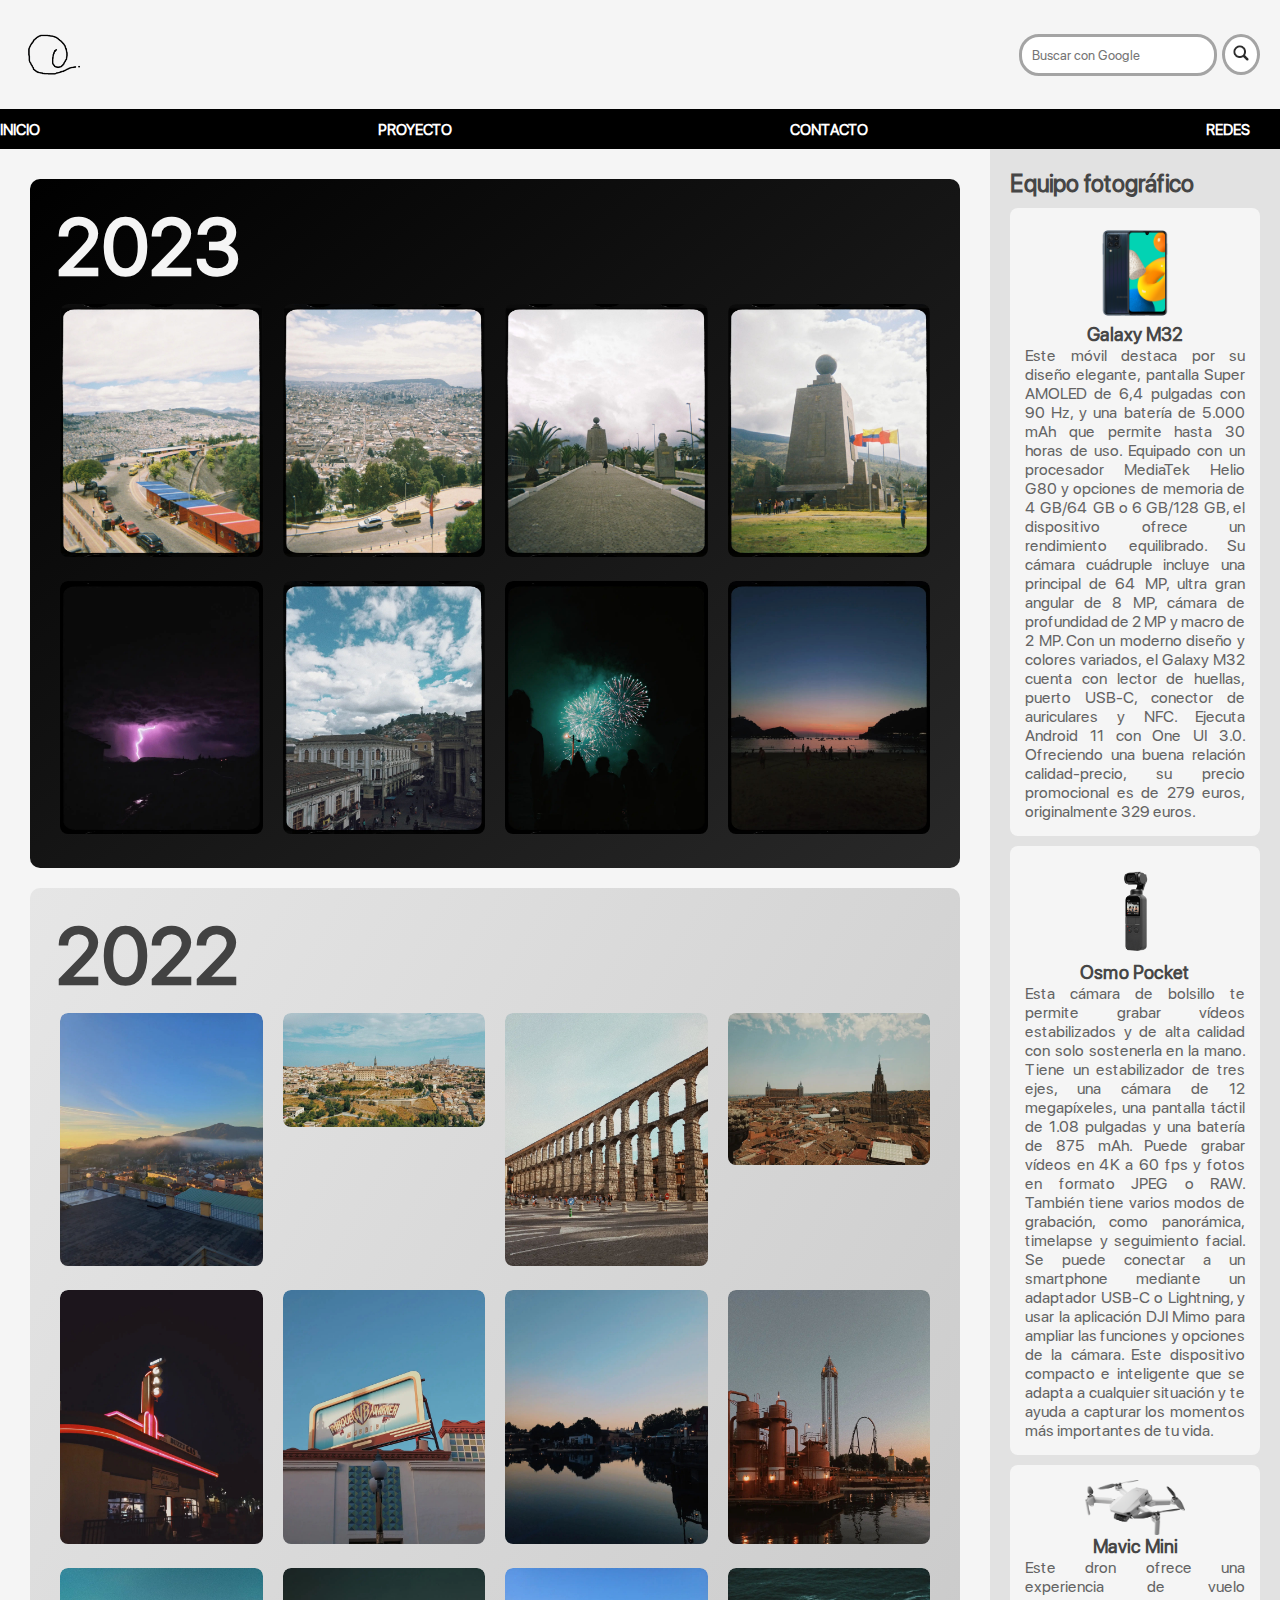
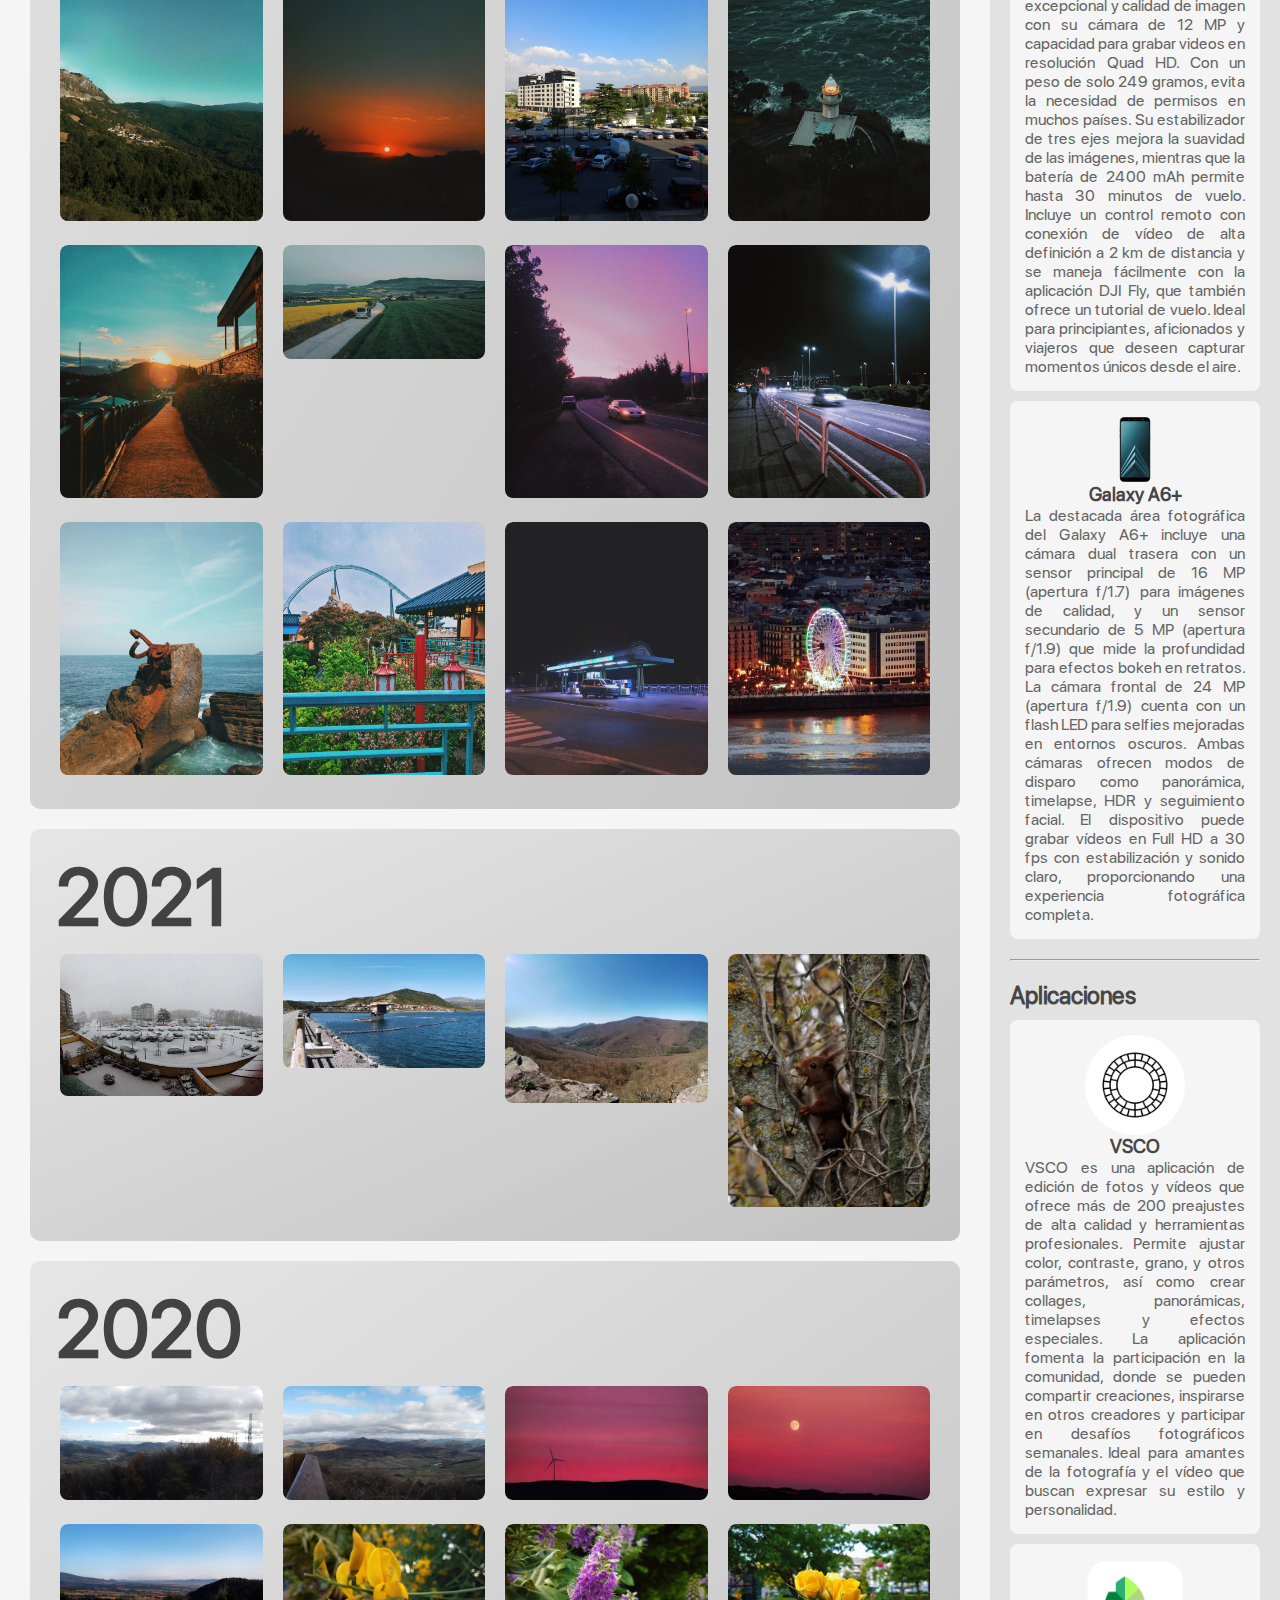
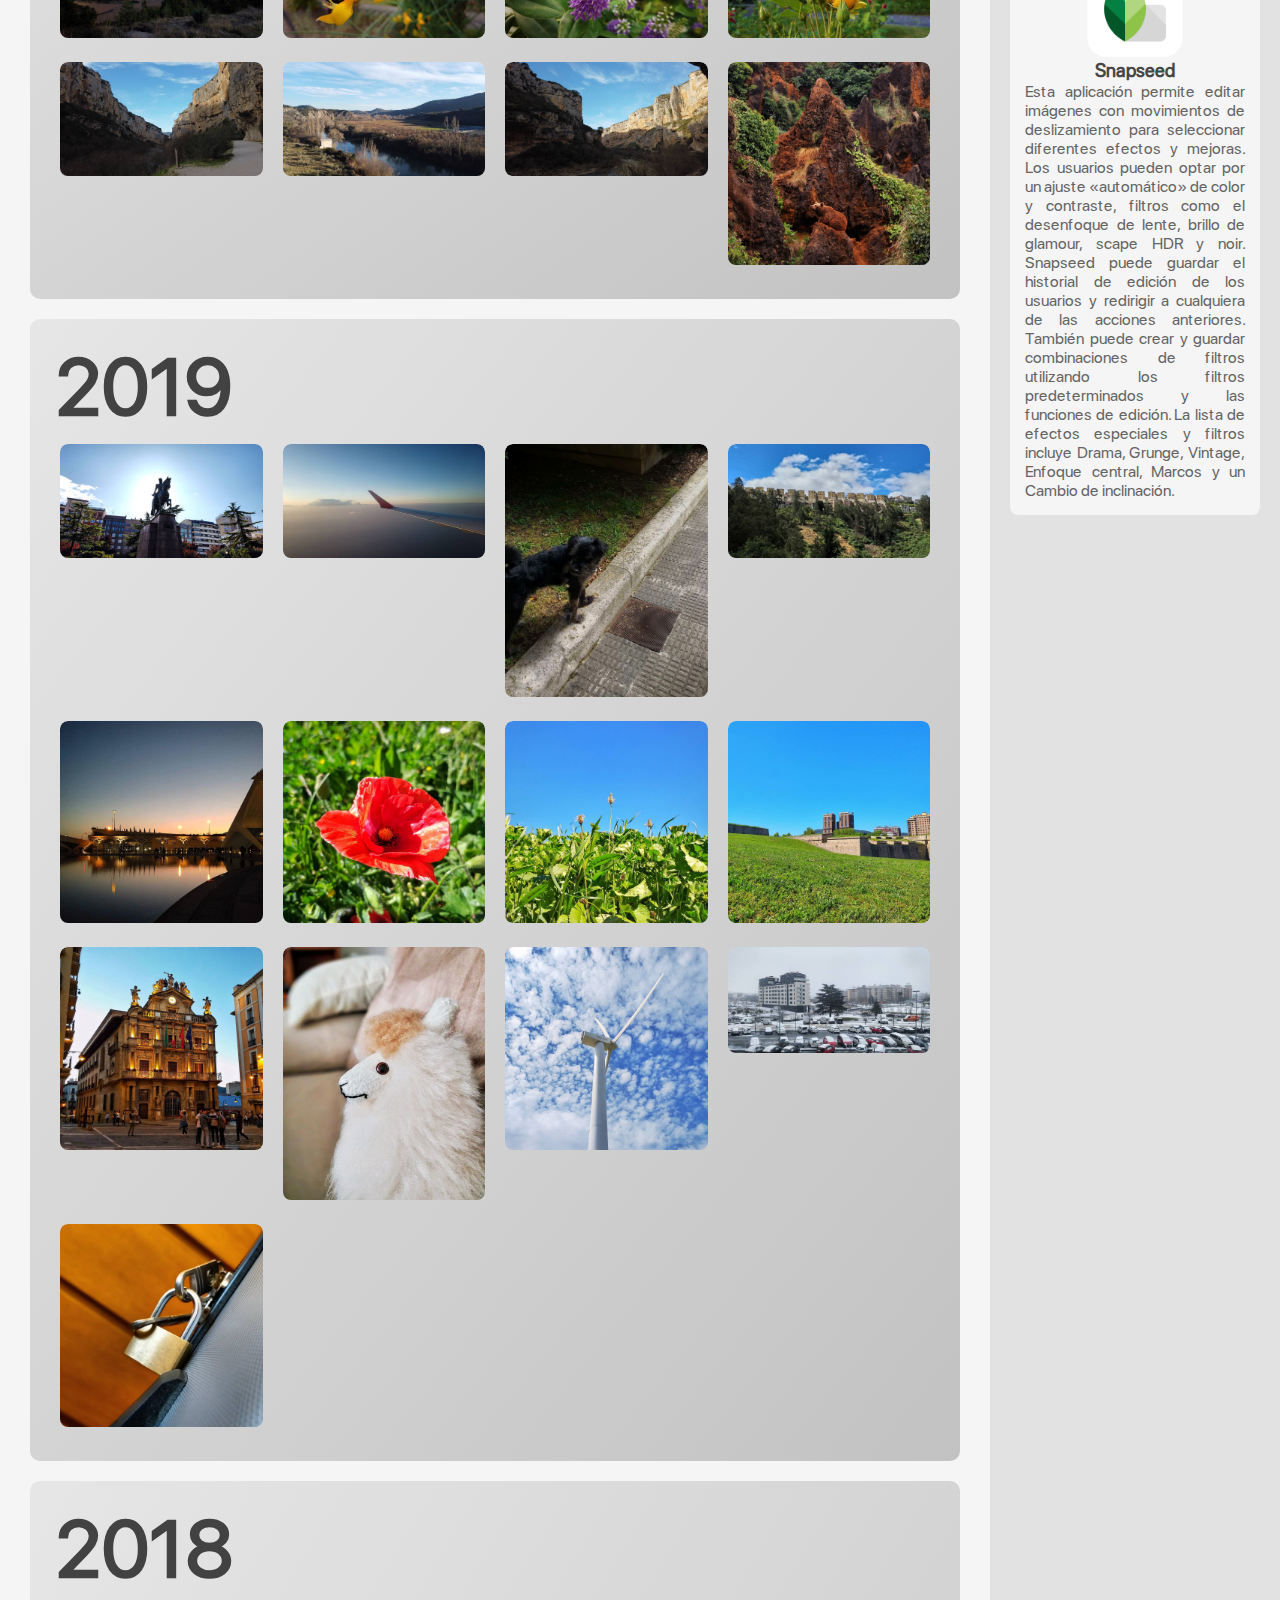
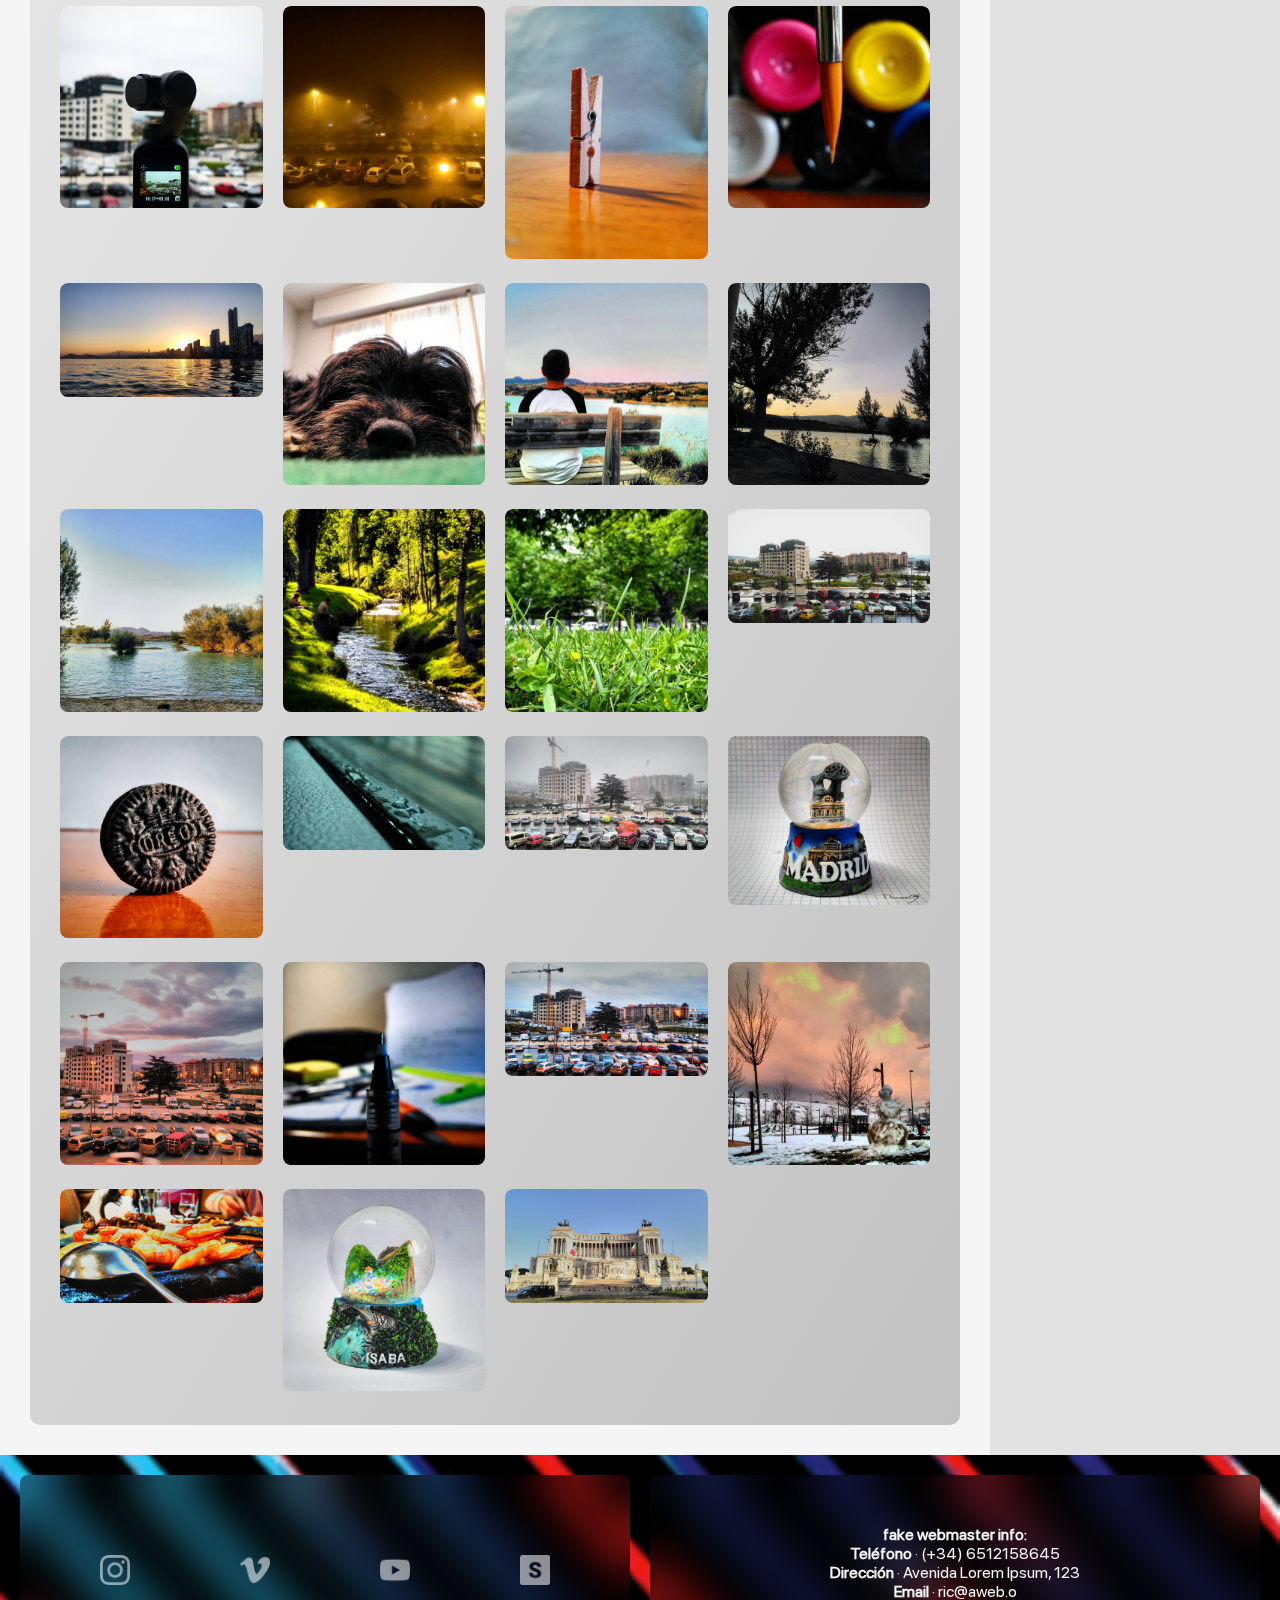
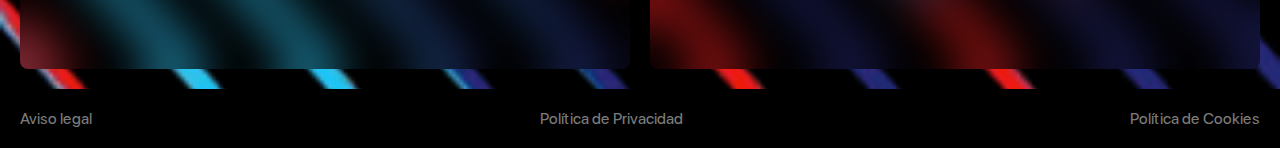
<file: index.html>
<!DOCTYPE html>
<html lang="es-ES">
    <head>
        <meta charset="utf-8">
        <meta name="viewport" content="width=device-width, initial-scale=1.0">
        <title>[📸]</title>
        <link rel="stylesheet" href="styles.css">
        <link rel="icon" href="img/rcirculo.ico">
        <script src="js/include-html.min.js"></script>
    </head>
    <body>
    <div data-include="partials/header.html"></div>
        <div class="main">
            <section>
                <article class="actual-big-bento">
                    <h1>2023</h1>
                    <div class="minibento"><img src="insta/2023/8_23.webp"></div>
                    <div class="minibento"><img src="insta/2023/7_23.webp"></div>
                    <div class="minibento"><img src="insta/2023/6_23.webp"></div>
                    <div class="minibento"><img src="insta/2023/5_23.webp"></div>
                    <div class="minibento"><img src="insta/2023/4_23.webp"></div>
                    <div class="minibento"><img src="insta/2023/3_23.webp"></div>
                    <div class="minibento"><img src="insta/2023/2_23.webp"></div>
                    <div class="minibento"><img src="insta/2023/1_23.webp"></div>
                </article>
                <article class="big-bento">
                    <h1>2022</h1>
                    <div class="minibento"><img src="insta/2022/20_22.webp"></div>
                    <div class="minibento"><img src="insta/2022/19_22.webp"></div>
                    <div class="minibento"><img src="insta/2022/18_22.webp"></div>
                    <div class="minibento"><img src="insta/2022/17_22.webp"></div>
                    <div class="minibento"><img src="insta/2022/16_22.webp"></div>
                    <div class="minibento"><img src="insta/2022/15_22.webp"></div>
                    <div class="minibento"><img src="insta/2022/14_22.webp"></div>
                    <div class="minibento"><img src="insta/2022/13_22.webp"></div>
                    <div class="minibento"><img src="insta/2022/12_22.webp"></div>
                    <div class="minibento"><img src="insta/2022/11_22.webp"></div>
                    <div class="minibento"><img src="insta/2022/10_22.webp"></div>
                    <div class="minibento"><img src="insta/2022/9_22.webp"></div>
                    <div class="minibento"><img src="insta/2022/8_22.webp"></div>
                    <div class="minibento"><img src="insta/2022/7_22.webp"></div>
                    <div class="minibento"><img src="insta/2022/6_22.webp"></div>
                    <div class="minibento"><img src="insta/2022/5_22.webp"></div>
                    <div class="minibento"><img src="insta/2022/4_22.webp"></div>
                    <div class="minibento"><img src="insta/2022/3_22.webp"></div>
                    <div class="minibento"><img src="insta/2022/2_22.webp"></div>
                    <div class="minibento"><img src="insta/2022/1_22.webp"></div>
                </article>
                <article class="big-bento">
                    <h1>2021</h1>
                    <div class="minibento"><img src="insta/2021/4_21.webp"></div>
                    <div class="minibento"><img src="insta/2021/3_21.jpg"></div>
                    <div class="minibento"><img src="insta/2021/2_21.jpg"></div>
                    <div class="minibento"><img src="insta/2021/1_21.jpg"></div>
                </article>
                <article class="big-bento">
                    <h1>2020</h1>
                    <div class="minibento"><img src="insta/2020/12_20.jpg"></div>
                    <div class="minibento"><img src="insta/2020/11_20.jpg"></div>
                    <div class="minibento"><img src="insta/2020/10_20.jpg"></div>
                    <div class="minibento"><img src="insta/2020/9_20.jpg"></div>
                    <div class="minibento"><img src="insta/2020/8_20.jpg"></div>
                    <div class="minibento"><img src="insta/2020/6_20.jpg"></div>
                    <div class="minibento"><img src="insta/2020/5_20.jpg"></div>
                    <div class="minibento"><img src="insta/2020/4_20.jpg"></div>
                    <div class="minibento"><img src="insta/2020/3_20.jpg"></div>
                    <div class="minibento"><img src="insta/2020/2_20.jpg"></div>
                    <div class="minibento"><img src="insta/2020/1_20.jpg"></div>
                    <div class="minibento"><img src="insta/2020/13_20.jpg"></div>
                </article>
                <article class="big-bento">
                    <h1>2019</h1>
                    <div class="minibento"><img src="insta/2019/13_19.jpg"></div>
                    <div class="minibento"><img src="insta/2019/12_19.jpg"></div>
                    <div class="minibento"><img src="insta/2019/11_19.jpg"></div>
                    <div class="minibento"><img src="insta/2019/10_19.jpg"></div>
                    <div class="minibento"><img src="insta/2019/9_19.jpg"></div>
                    <div class="minibento"><img src="insta/2019/8_19.jpg"></div>
                    <div class="minibento"><img src="insta/2019/7_19.jpg"></div>
                    <div class="minibento"><img src="insta/2019/6_19.jpg"></div>
                    <div class="minibento"><img src="insta/2019/5_19.jpg"></div>
                    <div class="minibento"><img src="insta/2019/4_19.jpg"></div>
                    <div class="minibento"><img src="insta/2019/3_19.jpg"></div>
                    <div class="minibento"><img src="insta/2019/2_19.jpg"></div>
                    <div class="minibento"><img src="insta/2019/1_19.jpg"></div>
                </article>
                <article class="big-bento">
                    <h1>2018</h1>
                    <div class="minibento"><img src="insta/2018/23_18.jpg"></div>
                    <div class="minibento"><img src="insta/2018/22_18.jpg"></div>
                    <div class="minibento"><img src="insta/2018/21_18.jpg"></div>
                    <div class="minibento"><img src="insta/2018/20_18.jpg"></div>
                    <div class="minibento"><img src="insta/2018/19_18.jpg"></div>
                    <div class="minibento"><img src="insta/2018/18_18.jpg"></div>
                    <div class="minibento"><img src="insta/2018/17_18.jpg"></div>
                    <div class="minibento"><img src="insta/2018/16_18.jpg"></div>
                    <div class="minibento"><img src="insta/2018/15_18.jpg"></div>
                    <div class="minibento"><img src="insta/2018/14_18.jpg"></div>
                    <div class="minibento"><img src="insta/2018/13_18.jpg"></div>
                    <div class="minibento"><img src="insta/2018/12_18.jpg"></div>
                    <div class="minibento"><img src="insta/2018/11_18.jpg"></div>
                    <div class="minibento"><img src="insta/2018/10_18.jpg"></div>
                    <div class="minibento"><img src="insta/2018/9_18.jpg"></div>
                    <div class="minibento"><img src="insta/2018/8_18.jpg"></div>
                    <div class="minibento"><img src="insta/2018/7_18.jpg"></div>
                    <div class="minibento"><img src="insta/2018/6_18.jpg"></div>
                    <div class="minibento"><img src="insta/2018/5_18.jpg"></div>
                    <div class="minibento"><img src="insta/2018/4_18.jpg"></div>
                    <div class="minibento"><img src="insta/2018/3_18.jpg"></div>
                    <div class="minibento"><img src="insta/2018/2_18.jpg"></div>
                    <div class="minibento"><img src="insta/2018/1_18.jpg"></div>
                </article>
            </section>
            <div data-include="partials/aside.html"></div>
        </div>
    <div data-include="partials/footer.html"></div>
    </body>
</html>
</file>
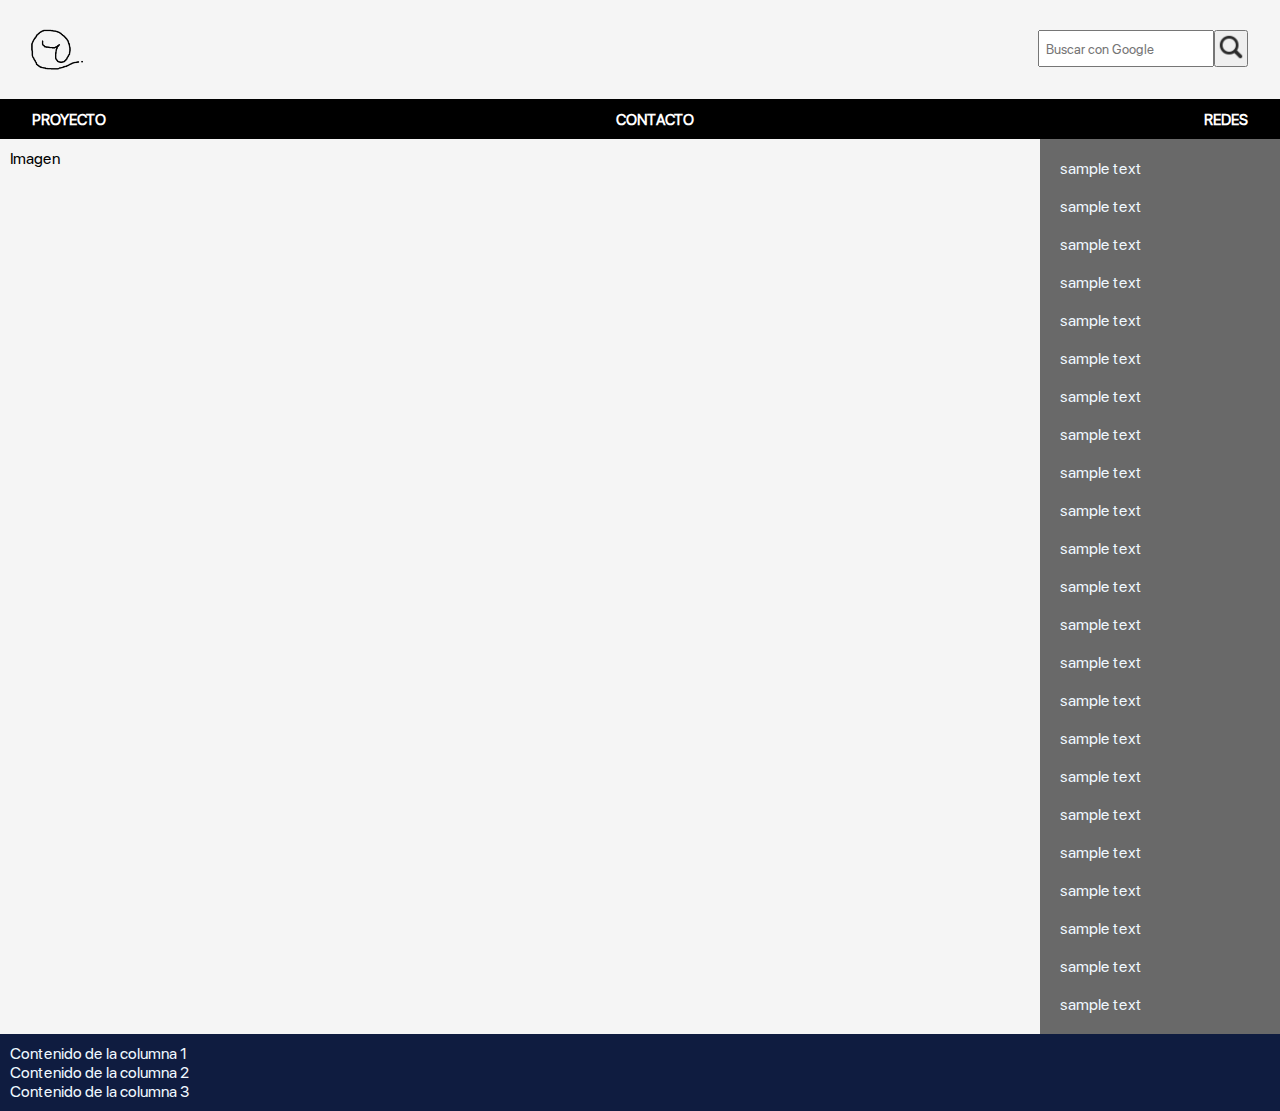
<file: blog/index.html>
<!DOCTYPE html>
<html lang="es-ES">
    <head>
        <meta charset="utf-8">
        <title>[📸]</title>
        <link rel="stylesheet" href="styles.css">
        <script src="js/include-html.min.js"></script>
    </head>
    <body>
        <div data-include="partials/header.html"></div>
        <div class="main">
            <section>
                <p>Imagen</p>
            </section>
            <div data-include="partials/aside.html"></div>
        </div>
        <div data-include="partials/footer.html"></div>
    </body>
</html>
</file>
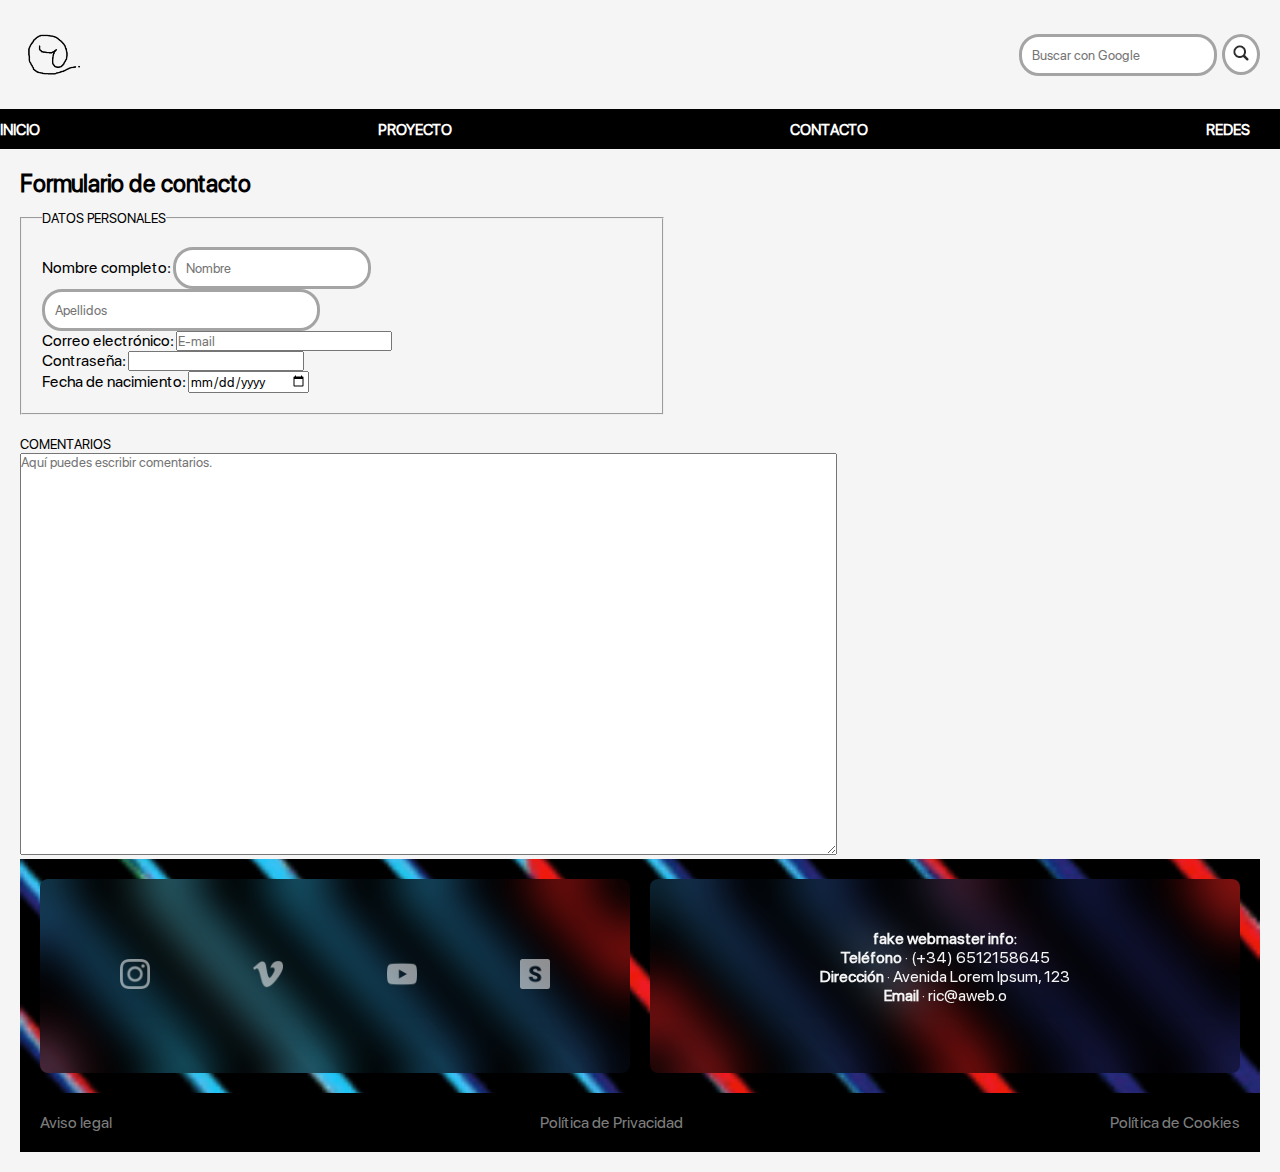
<file: contacto.html>
<!DOCTYPE html>
<html lang="es-ES">
    <head>
        <meta charset="utf-8">
        <meta name="viewport" content="width=device-width, initial-scale=1.0">
        <title>[📸]</title>
        <link rel="stylesheet" href="styles.css">
        <link rel="icon" href="img/rcirculo.ico">
        <script src="js/include-html.min.js"></script>
    </head>
    <body>
        <div data-include="partials/header.html"></div>
        <div class="contacto">
            <h2>Formulario de contacto</h2>
        <div data-include="partials/formulario.html"></div>
        <div data-include="partials/footer.html"></div>
    </body>
</html>
</file>
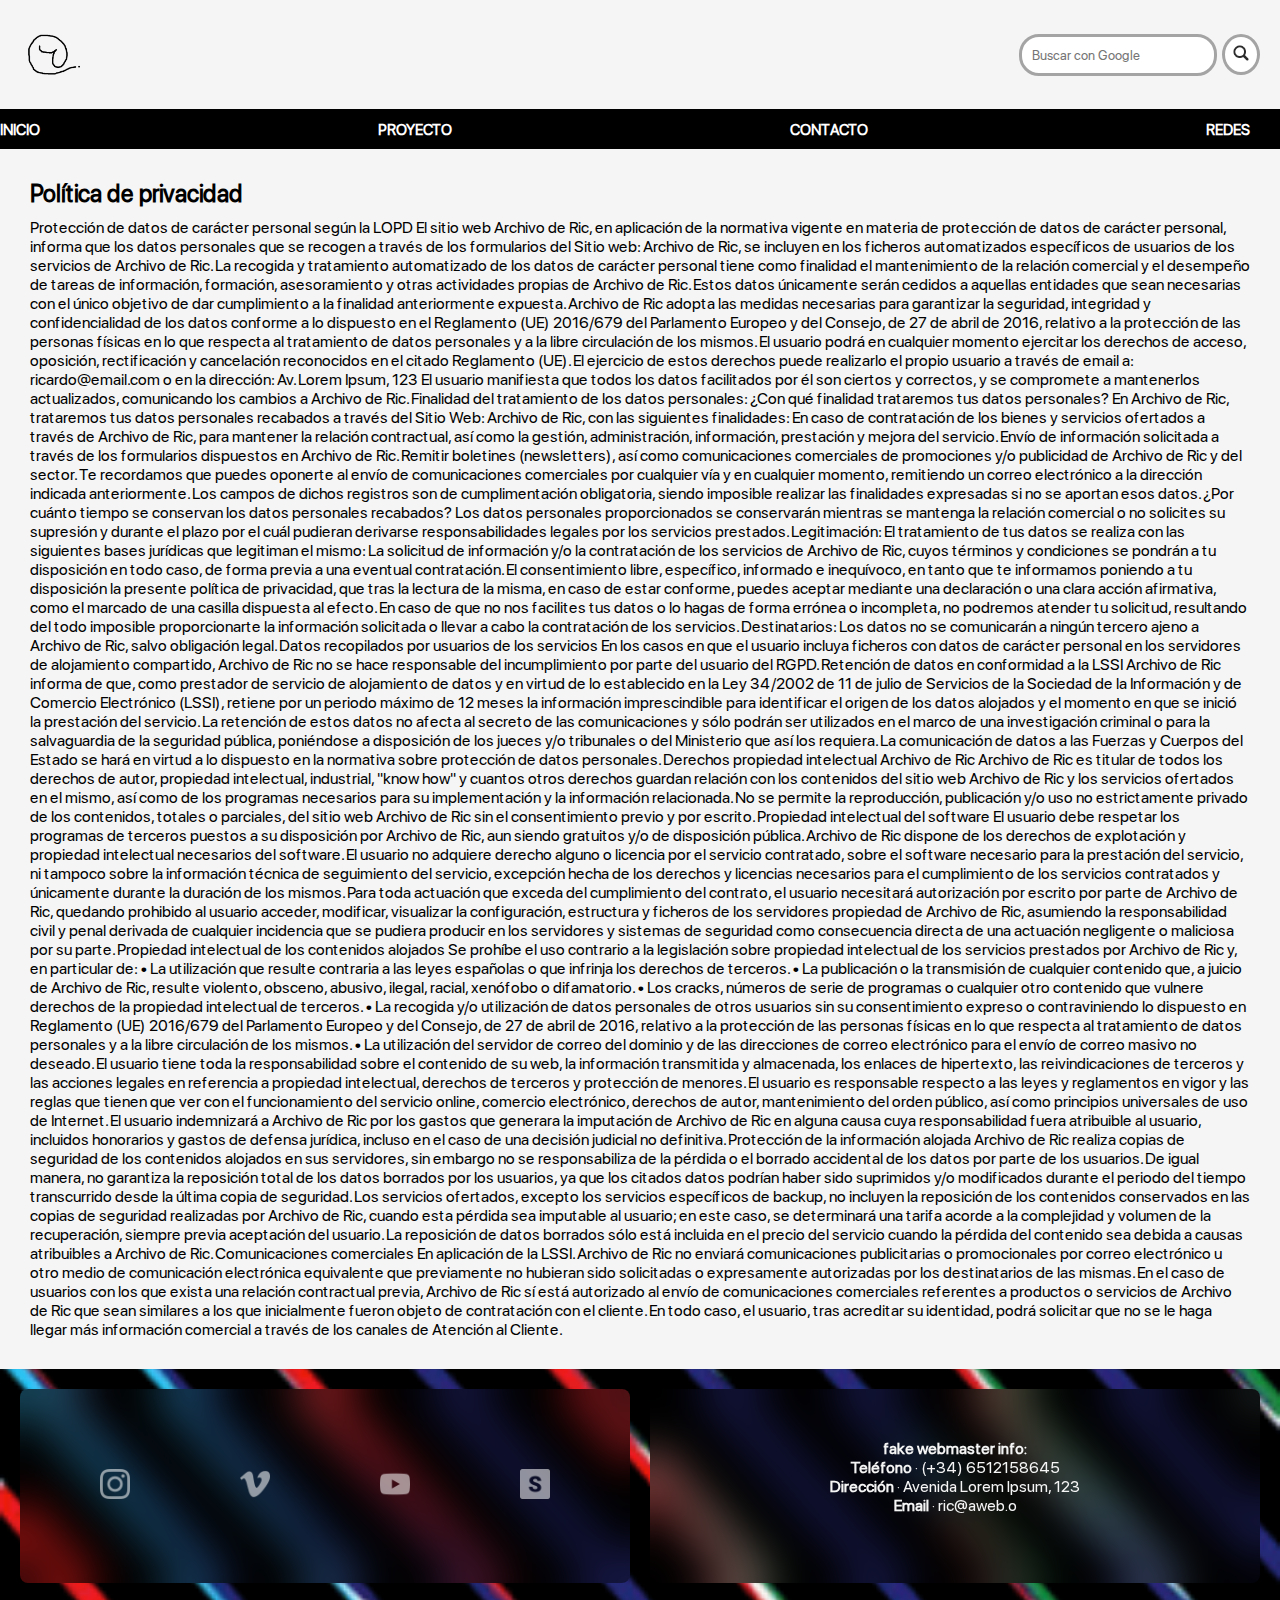
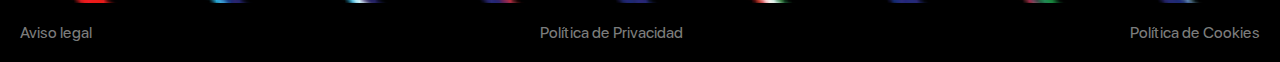
<file: privacidad.html>
<!DOCTYPE html>
<html lang="es-ES">
    <head>
        <meta charset="utf-8">
        <meta name="viewport" content="width=device-width, initial-scale=1.0">
        <title>[📸]</title>
        <link rel="stylesheet" href="styles.css">
        <link rel="icon" href="img/rcirculo.ico">
        <script src="js/include-html.min.js"></script>
    </head>
    <body>
        <div data-include="partials/header.html"></div>
        <div class="privacidad">
            <h2>Política de privacidad</h2>
            <p>
                Protección de datos de carácter personal según la LOPD
                El sitio web Archivo de Ric, en aplicación de la normativa vigente en materia de protección de datos de carácter personal, informa que los datos personales que se recogen a través de los formularios del Sitio web: Archivo de Ric, se incluyen en los ficheros automatizados específicos de usuarios de los servicios de Archivo de Ric.
                La recogida y tratamiento automatizado de los datos de carácter personal tiene como finalidad el mantenimiento de la relación comercial y el desempeño de tareas de información, formación, asesoramiento y otras actividades propias de Archivo de Ric.
                Estos datos únicamente serán cedidos a aquellas entidades que sean necesarias con el único objetivo de dar cumplimiento a la finalidad anteriormente expuesta.
                Archivo de Ric adopta las medidas necesarias para garantizar la seguridad, integridad y confidencialidad de los datos conforme a lo dispuesto en el Reglamento (UE) 2016/679 del Parlamento Europeo y del Consejo, de 27 de abril de 2016, relativo a la protección de las personas físicas en lo que respecta al tratamiento de datos personales y a la libre circulación de los mismos.
                El usuario podrá en cualquier momento ejercitar los derechos de acceso, oposición, rectificación y cancelación reconocidos en el citado Reglamento (UE). El ejercicio de estos derechos puede realizarlo el propio usuario a través de email a: ricardo@email.com o en la dirección: Av. Lorem Ipsum, 123
                El usuario manifiesta que todos los datos facilitados por él son ciertos y correctos, y se compromete a mantenerlos actualizados, comunicando los cambios a Archivo de Ric.
                
                Finalidad del tratamiento de los datos personales:
                ¿Con qué finalidad trataremos tus datos personales?
                En Archivo de Ric, trataremos tus datos personales recabados a través del Sitio Web: Archivo de Ric, con las siguientes finalidades:
                En caso de contratación de los bienes y servicios ofertados a través de Archivo de Ric, para mantener la relación contractual, así como la gestión, administración, información, prestación y mejora del servicio.
                Envío de información solicitada a través de los formularios dispuestos en Archivo de Ric.
                Remitir boletines (newsletters), así como comunicaciones comerciales de promociones y/o publicidad de Archivo de Ric y del sector.
                Te recordamos que puedes oponerte al envío de comunicaciones comerciales por cualquier vía y en cualquier momento, remitiendo un correo electrónico a la dirección indicada anteriormente.
                Los campos de dichos registros son de cumplimentación obligatoria, siendo imposible realizar las finalidades expresadas si no se aportan esos datos.
                ¿Por cuánto tiempo se conservan los datos personales recabados?
                Los datos personales proporcionados se conservarán mientras se mantenga la relación comercial o no solicites su supresión y durante el plazo por el cuál pudieran derivarse responsabilidades legales por los servicios prestados.
                
                Legitimación:
                El tratamiento de tus datos se realiza con las siguientes bases jurídicas que legitiman el mismo:
                La solicitud de información y/o la contratación de los servicios de Archivo de Ric, cuyos términos y condiciones se pondrán a tu disposición en todo caso, de forma previa a una eventual contratación. 
                El consentimiento libre, específico, informado e inequívoco, en tanto que te informamos poniendo a tu disposición la presente política de privacidad, que tras la lectura de la misma, en caso de estar conforme, puedes aceptar mediante una declaración o una clara acción afirmativa, como el marcado de una casilla dispuesta al efecto.
                En caso de que no nos facilites tus datos o lo hagas de forma errónea o incompleta, no podremos atender tu solicitud, resultando del todo imposible proporcionarte la información solicitada o llevar a cabo la contratación de los servicios.
                Destinatarios:
                Los datos no se comunicarán a ningún tercero ajeno a Archivo de Ric, salvo obligación legal.
                Datos recopilados por usuarios de los servicios
                En los casos en que el usuario incluya ficheros con datos de carácter personal en los servidores de alojamiento compartido, Archivo de Ric no se hace responsable del incumplimiento por parte del usuario del RGPD.
                
                Retención de datos en conformidad a la LSSI
                Archivo de Ric informa de que, como prestador de servicio de alojamiento de datos y en virtud de lo establecido en la Ley 34/2002 de 11 de julio de Servicios de la Sociedad de la Información y de Comercio Electrónico (LSSI), retiene por un periodo máximo de 12 meses la información imprescindible para identificar el origen de los datos alojados y el momento en que se inició la prestación del servicio. La retención de estos datos no afecta al secreto de las comunicaciones y sólo podrán ser utilizados en el marco de una investigación criminal o para la salvaguardia de la seguridad pública, poniéndose a disposición de los jueces y/o tribunales o del Ministerio que así los requiera.
                La comunicación de datos a las Fuerzas y Cuerpos del Estado se hará en virtud a lo dispuesto en la normativa sobre protección de datos personales.
                Derechos propiedad intelectual Archivo de Ric
                Archivo de Ric es titular de todos los derechos de autor, propiedad intelectual, industrial, "know how" y cuantos otros derechos guardan relación con los contenidos del sitio web Archivo de Ric y los servicios ofertados en el mismo, así como de los programas necesarios para su implementación y la información relacionada.
                No se permite la reproducción, publicación y/o uso no estrictamente privado de los contenidos, totales o parciales, del sitio web Archivo de Ric sin el consentimiento previo y por escrito.
                Propiedad intelectual del software
                El usuario debe respetar los programas de terceros puestos a su disposición por Archivo de Ric, aun siendo gratuitos y/o de disposición pública. Archivo de Ric dispone de los derechos de explotación y propiedad intelectual necesarios del software.
                El usuario no adquiere derecho alguno o licencia por el servicio contratado, sobre el software necesario para la prestación del servicio, ni tampoco sobre la información técnica de seguimiento del servicio, excepción hecha de los derechos y licencias necesarios para el cumplimiento de los servicios contratados y únicamente durante la duración de los mismos.
                Para toda actuación que exceda del cumplimiento del contrato, el usuario necesitará autorización por escrito por parte de Archivo de Ric, quedando prohibido al usuario acceder, modificar, visualizar la configuración, estructura y ficheros de los servidores propiedad de Archivo de Ric, asumiendo la responsabilidad civil y penal derivada de cualquier incidencia que se pudiera producir en los servidores y sistemas de seguridad como consecuencia directa de una actuación negligente o maliciosa por su parte.
                Propiedad intelectual de los contenidos alojados
                Se prohíbe el uso contrario a la legislación sobre propiedad intelectual de los servicios prestados por Archivo de Ric y, en particular de:
                • La utilización que resulte contraria a las leyes españolas o que infrinja los derechos de terceros.
                • La publicación o la transmisión de cualquier contenido que, a juicio de Archivo de Ric, resulte violento, obsceno, abusivo, ilegal, racial, xenófobo o difamatorio.
                • Los cracks, números de serie de programas o cualquier otro contenido que vulnere derechos de la propiedad intelectual de terceros.
                • La recogida y/o utilización de datos personales de otros usuarios sin su consentimiento expreso o contraviniendo lo dispuesto en Reglamento (UE) 2016/679 del Parlamento Europeo y del Consejo, de 27 de abril de 2016, relativo a la protección de las personas físicas en lo que respecta al tratamiento de datos personales y a la libre circulación de los mismos.
                • La utilización del servidor de correo del dominio y de las direcciones de correo electrónico para el envío de correo masivo no deseado.
                El usuario tiene toda la responsabilidad sobre el contenido de su web, la información transmitida y almacenada, los enlaces de hipertexto, las reivindicaciones de terceros y las acciones legales en referencia a propiedad intelectual, derechos de terceros y protección de menores.
                El usuario es responsable respecto a las leyes y reglamentos en vigor y las reglas que tienen que ver con el funcionamiento del servicio online, comercio electrónico, derechos de autor, mantenimiento del orden público, así como principios universales de uso de Internet.
                El usuario indemnizará a Archivo de Ric por los gastos que generara la imputación de Archivo de Ric en alguna causa cuya responsabilidad fuera atribuible al usuario, incluidos honorarios y gastos de defensa jurídica, incluso en el caso de una decisión judicial no definitiva.
                
                Protección de la información alojada
                Archivo de Ric realiza copias de seguridad de los contenidos alojados en sus servidores, sin embargo no se responsabiliza de la pérdida o el borrado accidental de los datos por parte de los usuarios. De igual manera, no garantiza la reposición total de los datos borrados por los usuarios, ya que los citados datos podrían haber sido suprimidos y/o modificados durante el periodo del tiempo transcurrido desde la última copia de seguridad.
                Los servicios ofertados, excepto los servicios específicos de backup, no incluyen la reposición de los contenidos conservados en las copias de seguridad realizadas por Archivo de Ric, cuando esta pérdida sea imputable al usuario; en este caso, se determinará una tarifa acorde a la complejidad y volumen de la recuperación, siempre previa aceptación del usuario.
                La reposición de datos borrados sólo está incluida en el precio del servicio cuando la pérdida del contenido sea debida a causas atribuibles a Archivo de Ric.
                
                Comunicaciones comerciales
                En aplicación de la LSSI. Archivo de Ric no enviará comunicaciones publicitarias o promocionales por correo electrónico u otro medio de comunicación electrónica equivalente que previamente no hubieran sido solicitadas o expresamente autorizadas por los destinatarios de las mismas.
                En el caso de usuarios con los que exista una relación contractual previa, Archivo de Ric sí está autorizado al envío de comunicaciones comerciales referentes a productos o servicios de Archivo de Ric que sean similares a los que inicialmente fueron objeto de contratación con el cliente.
                En todo caso, el usuario, tras acreditar su identidad, podrá solicitar que no se le haga llegar más información comercial a través de los canales de Atención al Cliente.
                </p>
        </div>
        <div data-include="partials/footer.html"></div>
    </body>    
</html>
</file>
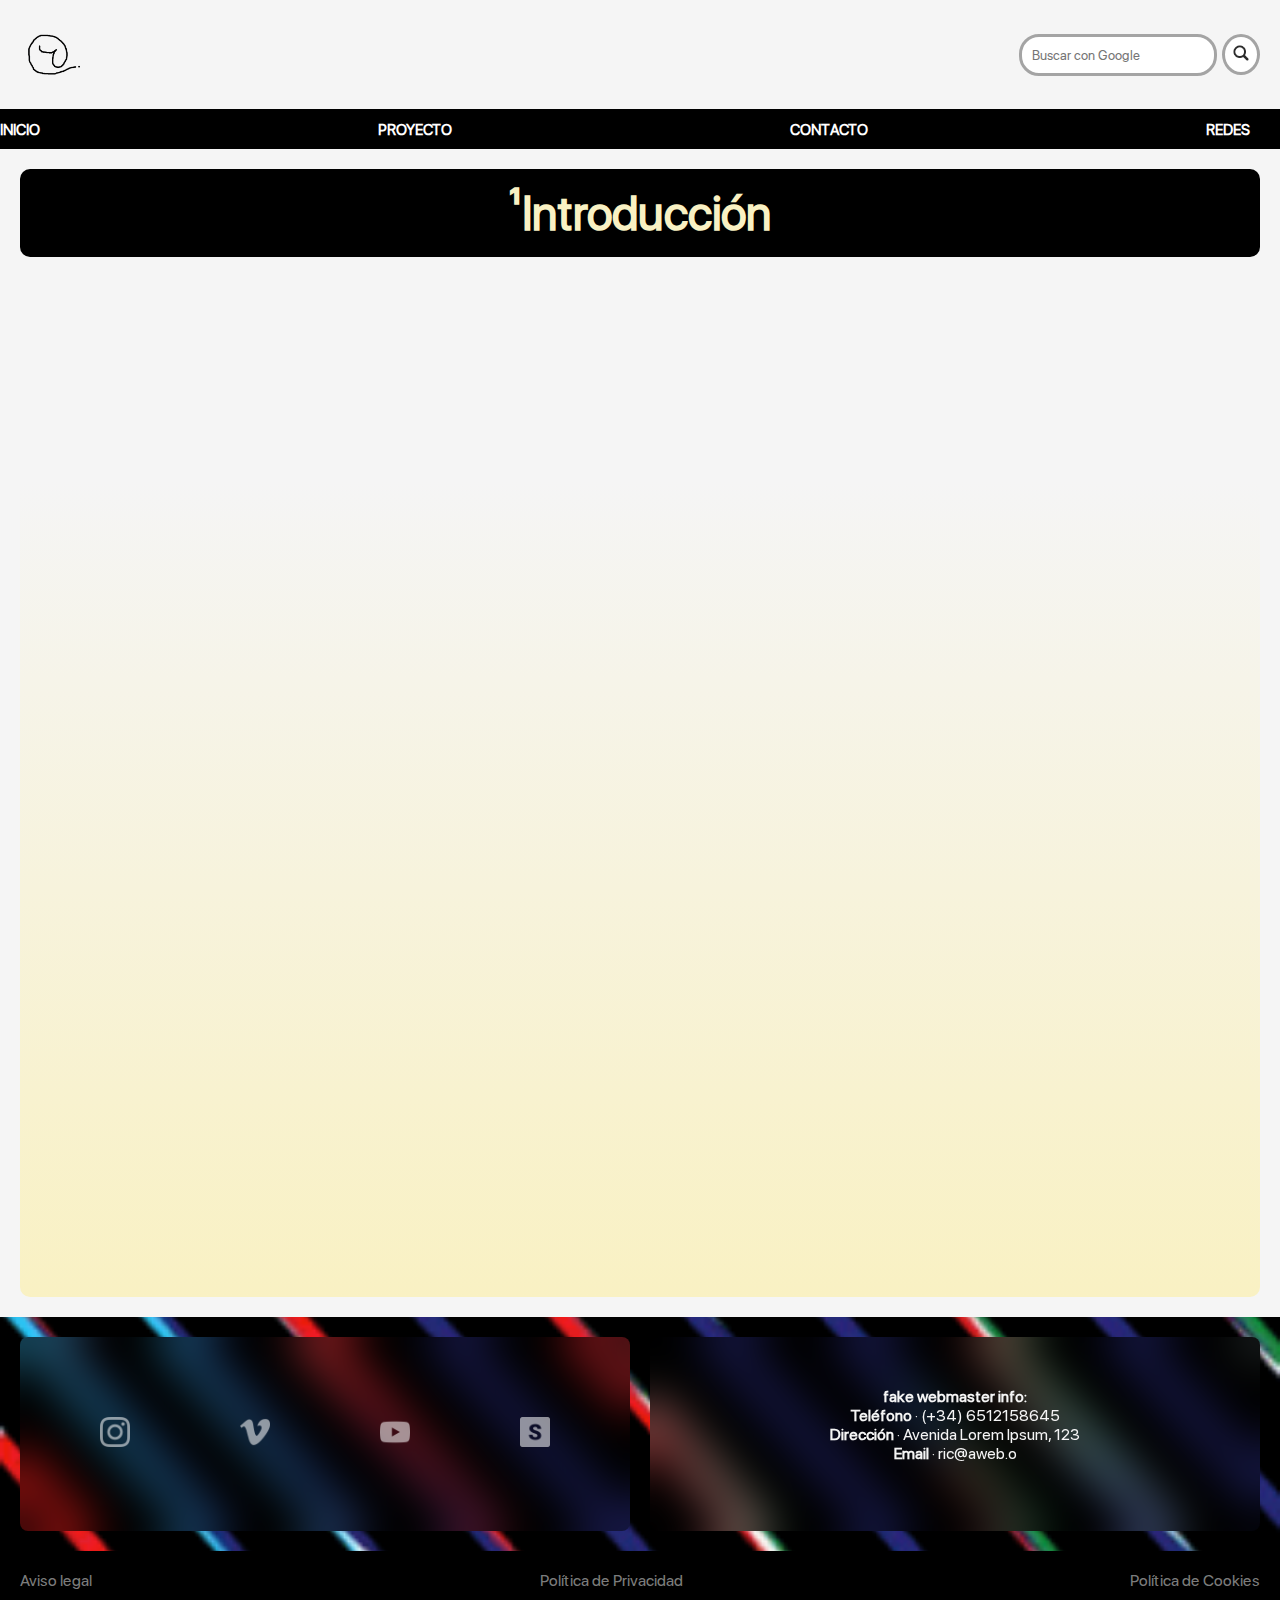
<file: proyecto.html>
<!DOCTYPE html>
<html lang="es-ES">
    <head>
        <meta charset="utf-8">
        <meta name="viewport" content="width=device-width, initial-scale=1.0">
        <title>[📸]</title>
        <link rel="stylesheet" href="styles.css">
        <link rel="icon" href="img/rcirculo.ico">
        <script src="js/include-html.min.js"></script>
    </head>
    <body>
        <div data-include="partials/header.html"></div>
        <div class="proyecto">
            <h1>¹Introducción</h1>
            <section class="elvideo">
                 <!-- Frames del vídeo y texto: Que representa el video, localización, fecha, propósito, desahogo?, primera obra maestra-->
                <iframe src="https://player.vimeo.com/video/885707194?badge=0&amp;autopause=0&amp;quality_selector=1&amp;player_id=0&amp;app_id=58479" frameborder="0" allow="autoplay; fullscreen; picture-in-picture"></iframe>
            </section>
        </div>
        <div data-include="partials/footer.html"></div>
    </body>    
</html>
</file>
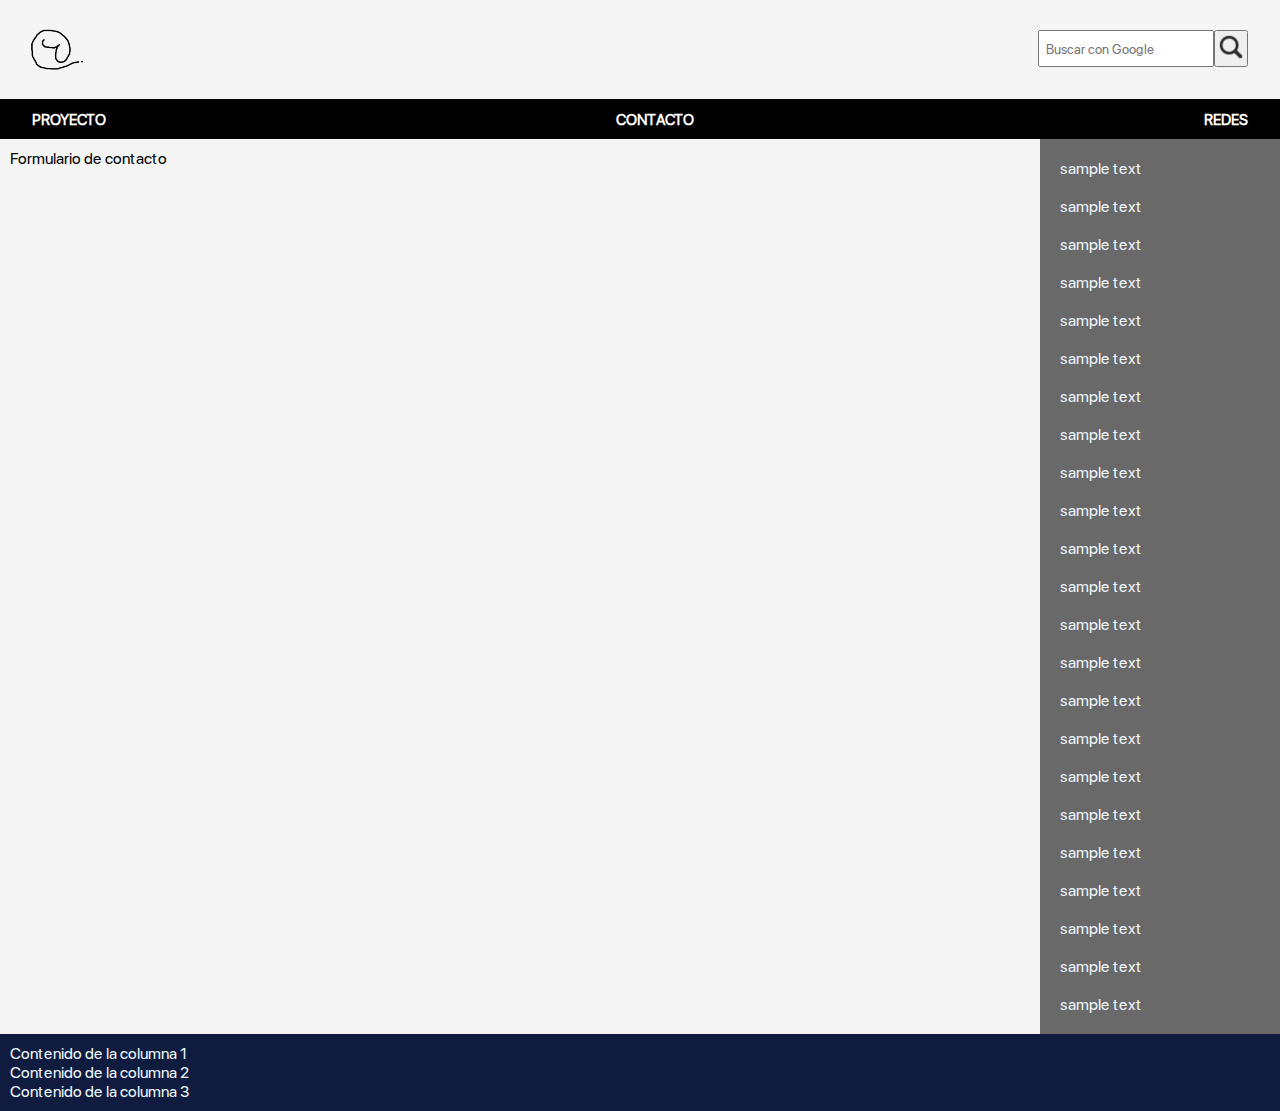
<file: blog/contacto.html>
<!DOCTYPE html>
<html lang="es-ES">
    <head>
        <meta charset="utf-8">
        <title>[📸]</title>
        <link rel="stylesheet" href="styles.css">
        <script src="js/include-html.min.js"></script>
    </head>
    <body>
        <div data-include="partials/header.html"></div>
        <div class="main">
            <section>
                <p>Formulario de contacto</p>
            </section>
            <div data-include="partials/aside.html"></div>
        </div>
        <div data-include="partials/footer.html"></div>
    </body>
</html>
</file>
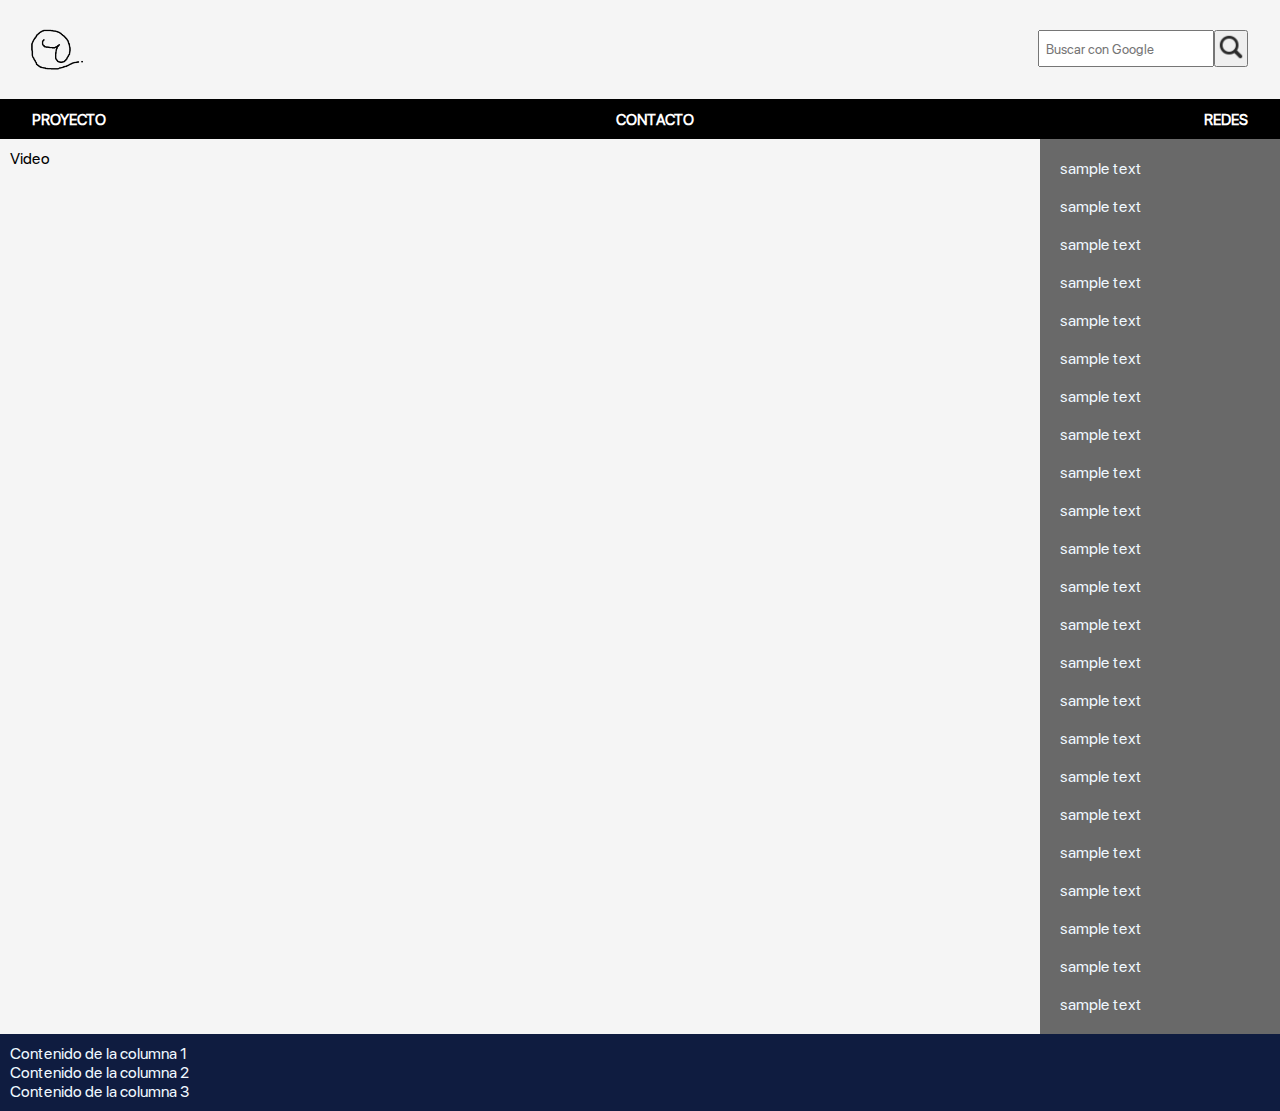
<file: blog/proyecto.html>
<!DOCTYPE html>
<html lang="es-ES">
    <head>
        <meta charset="utf-8">
        <title>[📸]</title>
        <link rel="stylesheet" href="styles.css">
        <script src="js/include-html.min.js"></script>
    </head>
    <body>
        <div data-include="partials/header.html"></div>
        <div class="main">
            <section>
                <article>
                    <p>Video</p> <!-- Frames del vídeo y texto: Que representa el video, localización, fecha, propósito, desahogo?, primera obra maestra-->
                    <div style="padding:42.19% 0 0 0;position:relative;"><iframe src="https://player.vimeo.com/video/885707194?badge=0&amp;autopause=0&amp;quality_selector=1&amp;player_id=0&amp;app_id=58479" frameborder="0" allow="autoplay; fullscreen; picture-in-picture" style="position:absolute;top:0;left:0;width:100%;height:100%;" title="¹Introducción"></iframe></div><script src="https://player.vimeo.com/api/player.js"></script>
                </article>
            </section>
            <div data-include="partials/aside.html"></div>
        </div>
        <div data-include="partials/footer.html"></div>
    </body>    
</html>
</file>
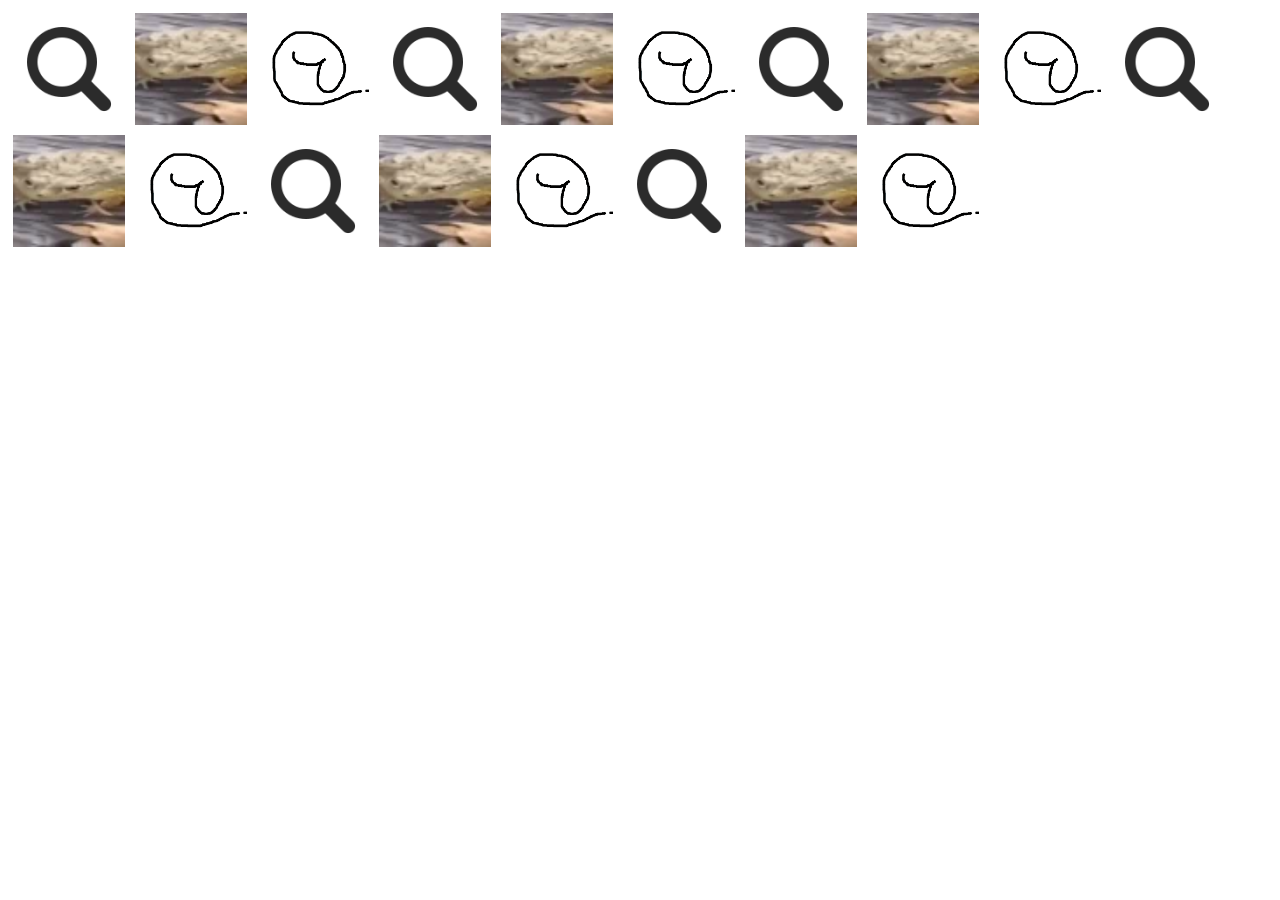
<file: blog/prueba.html>
<!DOCTYPE html>
<html>
<head>
  <title>🚨</title>
  <style>
    /* Estilos CSS para la galería de fotos */
    .gallery {
      display: flex;
      flex-wrap: wrap;
    }
    .gallery img {
      width: 7em;
      object-fit: cover;
      margin: 5px;
    }
  </style>
</head>
<body>
  <div class="gallery">
    <img src="img/lupa.png" alt="Imagen 1">
    <img src="img/27.webp" alt="Imagen 1">
    <img src="img/rcirculo.gif">
    <img src="img/lupa.png" alt="Imagen 1">
    <img src="img/27.webp" alt="Imagen 1">
    <img src="img/rcirculo.gif">
    <img src="img/lupa.png" alt="Imagen 1">
    <img src="img/27.webp" alt="Imagen 1">
    <img src="img/rcirculo.gif">
    <img src="img/lupa.png" alt="Imagen 1">
    <img src="img/27.webp" alt="Imagen 1">
    <img src="img/rcirculo.gif">
    <img src="img/lupa.png" alt="Imagen 1">
    <img src="img/27.webp" alt="Imagen 1">
    <img src="img/rcirculo.gif">
    <img src="img/lupa.png" alt="Imagen 1">
    <img src="img/27.webp" alt="Imagen 1">
    <img src="img/rcirculo.gif">
  </div>
</body>
</html>
</file>
<file: styles.css>
/* Importación de CSS de partials */

@import url('css/fonts.css');
@import url('css/header.css');
@import url('css/aside.css');
@import url('css/footer.css');

/* General */

html, body  {
    font-family: 'SFProDisplay', 'Archivo', Arial;
    background-color:rgb(245, 245, 245);
    scroll-behavior: smooth;
}

section {
    padding:10px;
    flex-basis: 300px;
    flex-grow: 1;
}

/* Barra de desplazamiento */

::-webkit-scrollbar {
    width: 5px;
}
  
::-webkit-scrollbar-track {
    background: rgb(245, 245, 245);
}
  
::-webkit-scrollbar-thumb {
    background-color: rgb(107, 107, 107);
    border-radius: 50px;
}

/* Index */

.main {
    display: flex;
}

.actual-big-bento {
    display: flex;
    flex-wrap: wrap;
    background-image: linear-gradient(to bottom right, rgb(0, 0, 0), rgb(41, 41, 41));
    padding: 20px;
    margin: 20px;
    border-radius: 10px; 
    text-align: left;
}

.actual-big-bento h1 {
    padding-left: 6px;
    color: rgb(245, 245, 245);
    font-size: 5em;
    width: 100%;
}

.big-bento {
    display: flex;
    flex-wrap: wrap;
    background-image: linear-gradient(to bottom right, rgb(230, 230, 230), rgb(194, 194, 194)); 
    padding: 20px;
    margin: 20px; 
    border-radius: 10px;
    text-align: left;
}

.big-bento h1 {
    padding-left: 6px;
    color: rgb(66, 66, 66);
    font-size: 5em;
    width: 100%; 
}

.minibento {
    flex-basis: calc(25% - 20px);
    margin: 10px;
    overflow: hidden;
    border-radius: 8px; 
}

.minibento img {
    width: 100%; 
    height: auto; 
    border-radius: 8px;
}

@media (max-width: 768px) {
    .actual-big-bento {
        margin: 5px;
        padding: 10px;
    }

    .big-bento {
        margin: 5px;
        margin-top: 10px;
        padding: 10px;
    }

    .big-bento h1 {
        font-size: 3em;
    }

    .minibento {
        flex-basis: calc(50% - 20px);
    }

    .main {
        flex-direction: column;
    }

    aside {
        width: 100%;
        box-sizing: border-box;
    }
}

/* Proyecto */

.proyecto h1 {
    font-size: 3em;
    color: #f9f1c3;
    background-color: #000000;
    padding: 15px;
    border-radius: 10px;
    margin: 20px;
    text-align: center;
}

.elvideo {
    margin: 20px;
    height: 1000px;
    border-radius: 10px;
    background-image: linear-gradient(to bottom , rgb(245, 245, 245) 20% , #f9f1c3);
}

.elvideo iframe {
    display: block;
    margin: auto;
    width: 75%;
    height: 100%;
    border: 0;
}

@media (max-width: 768px) {
    .proyecto h1 {
        margin: 10px;
    }

    .elvideo {
        height: 500px;
        margin: 10px;
    }

    .elvideo iframe{
        width: 100%;
    }
}

/*Contacto*/
.contacto {
    padding: 20px;
}

.contacto form {
    all: unset;
}

.contacto form fieldset {
    padding: 20px;
    width: 600px;
}

.contacto form textarea.comentariomovil {
    display: none;
}

@media (max-width: 768px) {
    .contacto form {
        width: auto;
        display: flex;
        flex-direction: column;
    }
    .contacto form fieldset {
        padding: 20px;
        width: auto;
    }    
    .contacto form textarea.comentariopc {
        display: none;
    }
     
    .contacto form textarea.comentariomovil {
        display: block;
    }
}

/*Aviso */
.privacidad {
    padding: 30px;
}
</file>
<file: blog/styles.css>
@import url('css/fonts.css');
@import url('css/header.css');
@import url('css/aside.css');
@import url('css/footer.css');

html, body  {
    font-family: 'SFProDisplay', 'Archivo', Arial;
    background-color:rgb(245, 245, 245);
}

.main {
    display: flex;
}

aside {
    flex-basis: 200px;
    flex-grow: 0; 
    flex-shrink: 1;
}

section {
    padding:10px;
    flex-basis: 300px;
    flex-grow: 1;
}
</file>
